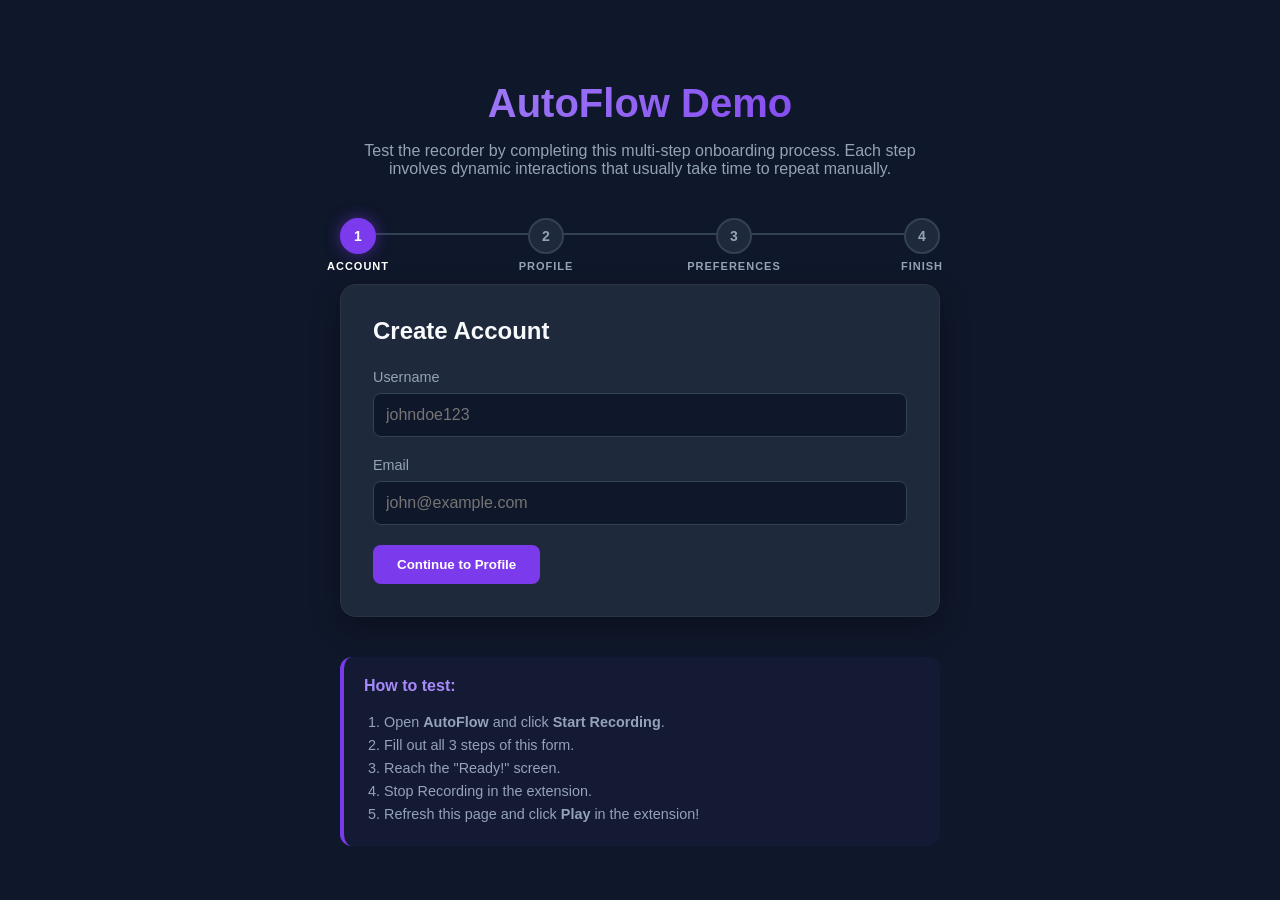
<file: demo-site/index.html>
<!DOCTYPE html>
<html lang="en">
<head>
    <meta charset="UTF-8">
    <meta name="viewport" content="width=device-width, initial-scale=1.0">
    <title>AutoFlow Demo - Multi-Step Onboarding</title>
    <link rel="stylesheet" href="style.css">
</head>
<body>
    <div class="app-container">
        <header>
            <h1>AutoFlow Demo</h1>
            <p>Test the recorder by completing this multi-step onboarding process. Each step involves dynamic interactions that usually take time to repeat manually.</p>
        </header>

        <!-- Stepper Indicator -->
        <div class="stepper">
            <div class="step active" data-step="1">1<span>Account</span></div>
            <div class="step" data-step="2">2<span>Profile</span></div>
            <div class="step" data-step="3">3<span>Preferences</span></div>
            <div class="step" data-step="4">4<span>Finish</span></div>
        </div>

        <div class="card">
            <!-- Step 1: Account Info -->
            <div id="step-1" class="form-step active">
                <h2>Create Account</h2>
                <div class="input-group">
                    <label for="username">Username</label>
                    <input type="text" id="username" placeholder="johndoe123" data-testid="reg-username">
                </div>
                <div class="input-group">
                    <label for="email">Email</label>
                    <input type="email" id="email" placeholder="john@example.com" data-testid="reg-email">
                </div>
                <button class="next-btn" onclick="nextStep(2)">Continue to Profile</button>
            </div>

            <!-- Step 2: Profile Details -->
            <div id="step-2" class="form-step">
                <h2>Profile Details</h2>
                <div class="input-group">
                    <label for="fullname">Full Name</label>
                    <input type="text" id="fullname" placeholder="John Doe">
                </div>
                <div class="input-group">
                    <label for="avatar">Profile Picture</label>
                    <input type="file" id="avatar" accept="image/*">
                    <div id="file-name-preview" style="font-size: 0.8rem; margin-top: 5px; color: var(--primary-light);"></div>
                </div>
                <div class="input-group">
                    <label for="role">Primary Role</label>
                    <select id="role">
                        <option value="">Select a role...</option>
                        <option value="dev">Developer</option>
                        <option value="des">Designer</option>
                        <option value="pm">Product Manager</option>
                    </select>
                </div>
                <div class="actions">
                    <button class="back-btn" onclick="nextStep(1)">Back</button>
                    <button class="next-btn" onclick="nextStep(3)">Continue to Prefs</button>
                </div>
            </div>

            <!-- Step 3: Preferences -->
            <div id="step-3" class="form-step">
                <h2>Preferences</h2>
                <div class="input-group">
                    <label>Dashboard Theme</label>
                    <div class="radio-group">
                        <label><input type="radio" name="theme" value="light"> Light</label>
                        <label><input type="radio" name="theme" value="dark"> Dark</label>
                        <label><input type="radio" name="theme" value="glass"> Glassmorphism</label>
                    </div>
                </div>
                <div class="input-group checkbox-group">
                    <label><input type="checkbox" id="newsletter"> Subscribe to developer updates</label>
                </div>
                <div class="actions">
                    <button class="back-btn" onclick="nextStep(2)">Back</button>
                    <button class="next-btn" onclick="nextStep(4)">Complete Setup</button>
                </div>
            </div>

            <!-- Step 4: Success -->
            <div id="step-4" class="form-step success-view">
                <div class="success-icon">Ready! ✅</div>
                <h2>Setup Complete</h2>
                <p>You've successfully finished the demo. If you were recording this with **AutoFlow**, you can now play it back to see the steps automate!</p>
                <button class="reset-btn" onclick="location.reload()">Start Over</button>
            </div>
        </div>

        <div class="instructions">
            <h3>How to test:</h3>
            <ol>
                <li>Open <strong>AutoFlow</strong> and click <strong>Start Recording</strong>.</li>
                <li>Fill out all 3 steps of this form.</li>
                <li>Reach the "Ready!" screen.</li>
                <li>Stop Recording in the extension.</li>
                <li>Refresh this page and click <strong>Play</strong> in the extension!</li>
            </ol>
        </div>
    </div>

    <script src="script.js"></script>
</body>
</html>
</file>
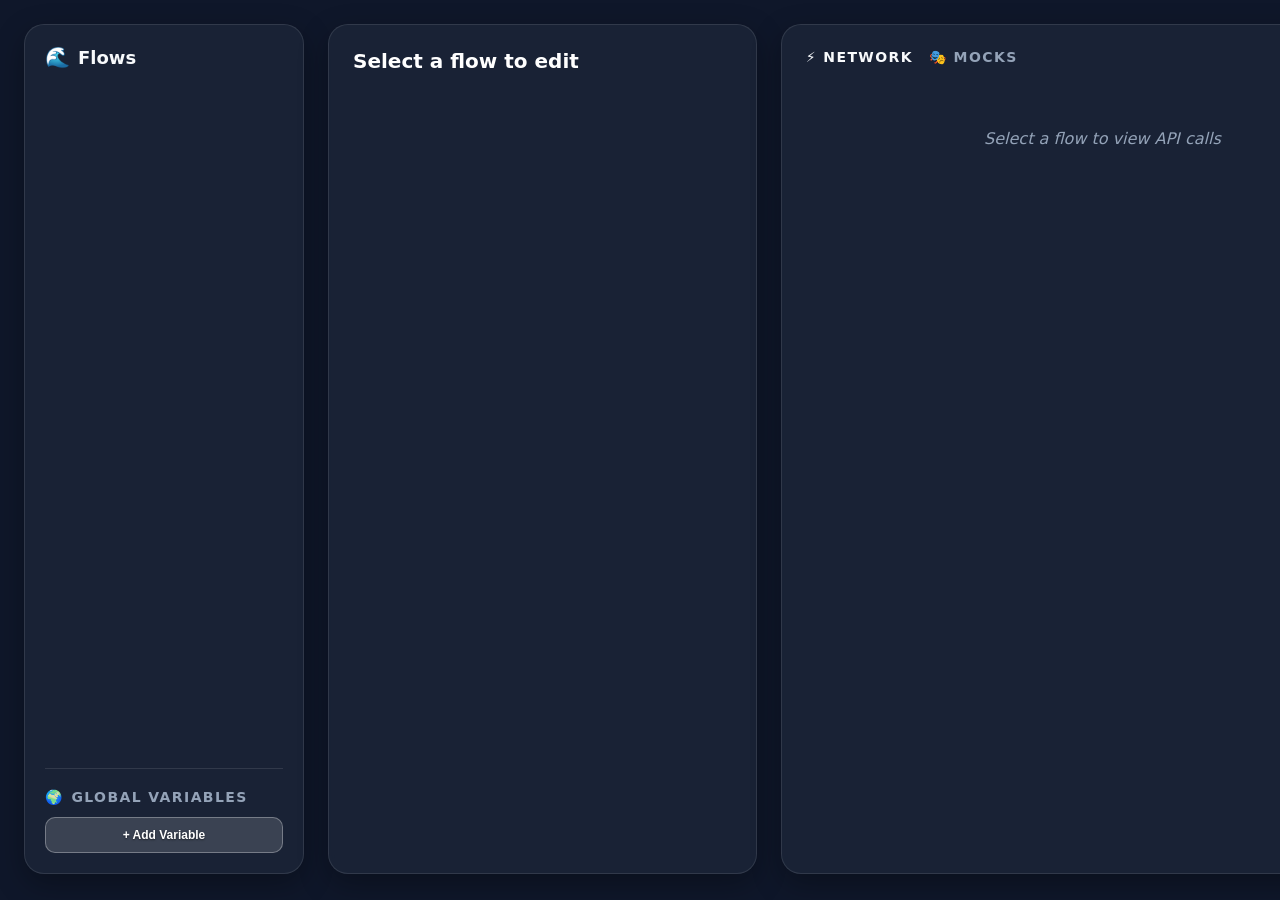
<file: popup/manager.html>
<!DOCTYPE html>
<html>

<head>
    <meta charset="UTF-8">
    <title>AutoFlow Dashboard</title>
    <link rel="stylesheet" href="popup.css">
    <style>
        :root {
            --primary: #6366f1;
            --primary-hover: #4f46e5;
            --bg: #0f172a;
            --sidebar-bg: rgba(30, 41, 59, 0.7);
            --card-bg: rgba(255, 255, 255, 0.03);
            --text-main: #f8fafc;
            --text-dim: #94a3b8;
            --success: #22c55e;
        }

        body {
            width: 1400px;
            height: 850px;
            margin: 0;
            padding: 24px;
            background: var(--bg);
            color: var(--text-main);
            font-family: 'Inter', system-ui, sans-serif;
            overflow: hidden;
        }

        .dashboard-container {
            display: grid;
            grid-template-columns: 280px 1fr 1.5fr;
            gap: 24px;
            height: 100%;
        }

        .sidebar {
            background: var(--sidebar-bg);
            backdrop-filter: blur(12px);
            border-radius: 20px;
            padding: 20px;
            border: 1px solid rgba(255, 255, 255, 0.1);
            display: flex;
            flex-direction: column;
            gap: 16px;
            box-shadow: 0 10px 30px rgba(0, 0, 0, 0.3);
            overflow: hidden;
        }

        .session-list {
            flex-grow: 1;
            overflow-y: auto;
            margin-right: -10px;
            padding-right: 10px;
        }

        .main-content {
            background: var(--sidebar-bg);
            backdrop-filter: blur(12px);
            border-radius: 20px;
            padding: 24px;
            border: 1px solid rgba(255, 255, 255, 0.1);
            overflow-y: auto;
            box-shadow: 0 10px 30px rgba(0, 0, 0, 0.3);
        }

        .network-pane {
            background: var(--sidebar-bg);
            backdrop-filter: blur(12px);
            border-radius: 20px;
            padding: 24px;
            border: 1px solid rgba(255, 255, 255, 0.1);
            display: flex;
            flex-direction: column;
            box-shadow: 0 10px 30px rgba(0, 0, 0, 0.3);
            overflow: hidden;
        }

        #network-log-list {
            flex-grow: 1;
            overflow-y: auto;
            margin-top: 12px;
        }

        .section-header {
            font-size: 14px;
            text-transform: uppercase;
            letter-spacing: 0.1em;
            color: var(--text-dim);
            margin-bottom: 12px;
            font-weight: 700;
            display: flex;
            align-items: center;
            gap: 8px;
        }

        /* Session List Sidebar */
        .session-item {
            padding: 12px 16px;
            border-radius: 12px;
            background: rgba(255, 255, 255, 0.03);
            border: 1px solid rgba(255, 255, 255, 0.05);
            margin-bottom: 10px;
            transition: all 0.2s;
        }

        .session-item:hover {
            background: rgba(99, 102, 241, 0.1);
            border-color: rgba(99, 102, 241, 0.4);
            transform: translateX(2px);
        }

        .session-name {
            font-size: 13px;
            font-weight: 600;
            color: #fff;
            display: block;
            margin-bottom: 4px;
            overflow: hidden;
            text-overflow: ellipsis;
            white-space: nowrap;
        }

        .session-meta {
            font-size: 11px;
            color: var(--text-dim);
        }

        /* Premium Buttons */
        .main-btn {
            background: var(--primary);
            color: white;
            border: none;
            padding: 10px 24px;
            border-radius: 12px;
            font-weight: 600;
            cursor: pointer;
            transition: all 0.3s;
            box-shadow: 0 4px 12px rgba(99, 102, 241, 0.3);
        }

        .main-btn:hover {
            background: var(--primary-hover);
            transform: translateY(-1px);
            box-shadow: 0 6px 16px rgba(99, 102, 241, 0.4);
        }

        .secondary-btn {
            background: rgba(255, 255, 255, 0.15);
            color: #fff;
            border: 1px solid rgba(255, 255, 255, 0.3);
            padding: 10px 16px;
            border-radius: 10px;
            font-weight: 600;
            cursor: pointer;
            transition: all 0.2s;
            text-shadow: 0 1px 2px rgba(0, 0, 0, 0.5);
        }

        .secondary-btn:hover {
            background: var(--primary);
            border-color: var(--primary);
            transform: translateY(-1px);
        }

        /* Mocking Styles */
        .mock-item {
            background: var(--card-bg);
            border: 1px solid rgba(255, 255, 255, 0.05);
            border-radius: 12px;
            padding: 12px;
            margin-bottom: 12px;
        }

        .mock-badge {
            font-size: 9px;
            padding: 2px 6px;
            border-radius: 4px;
            background: #818cf8;
            color: white;
            text-transform: uppercase;
            font-weight: 700;
        }
        .step-item {
            background: var(--card-bg);
            border-radius: 12px;
            padding: 12px;
            margin-bottom: 12px;
            border: 1px solid rgba(255, 255, 255, 0.05);
            display: flex;
            align-items: start;
            gap: 12px;
            transition: background 0.2s;
        }

        .step-item:hover {
            background: rgba(255, 255, 255, 0.06);
        }

        .step-index {
            background: var(--primary);
            color: white;
            width: 24px;
            height: 24px;
            border-radius: 6px;
            display: flex;
            align-items: center;
            justify-content: center;
            font-size: 12px;
            font-weight: 700;
            flex-shrink: 0;
        }

        .step-details {
            flex-grow: 1;
        }

        .step-type {
            font-weight: 800;
            text-transform: uppercase;
            font-size: 11px;
            color: #818cf8;
            letter-spacing: 0.05em;
        }

        .step-selector {
            font-size: 11px;
            color: var(--text-dim);
            display: block;
            margin-top: 4px;
            font-family: 'JetBrains Mono', monospace;
            background: rgba(0, 0, 0, 0.2);
            padding: 4px 8px;
            border-radius: 6px;
            word-break: break-all;
            white-space: normal;
            line-height: 1.4;
        }

        .step-input {
            background: rgba(15, 23, 42, 0.9);
            border: 1px solid rgba(255, 255, 255, 0.1);
            color: #fff;
            border-radius: 8px;
            padding: 8px 12px;
            width: 100%;
            margin-top: 8px;
            font-size: 13px;
            outline: none;
        }

        .var-section {
            margin-top: auto;
            padding-top: 20px;
            border-top: 1px solid rgba(255, 255, 255, 0.1);
        }

        .var-item {
            display: flex;
            gap: 10px;
            margin-bottom: 10px;
            align-items: center;
        }

        .var-input {
            background: rgba(15, 23, 42, 0.9);
            border: 1px solid rgba(255, 255, 255, 0.1);
            color: #fff;
            border-radius: 6px;
            padding: 6px 10px;
            font-size: 12px;
            flex-grow: 1;
        }

        .api-call-item {
            margin-bottom: 8px;
            border-radius: 10px;
            background: rgba(0, 0, 0, 0.2);
            overflow: hidden;
            border: 1px solid rgba(255, 255, 255, 0.05);
        }

        .api-call-header {
            display: flex;
            align-items: flex-start;
            gap: 8px;
            font-size: 12px;
            padding: 10px 14px;
            color: #e2e8f0;
            cursor: pointer;
        }

        .api-call-header:hover {
            background: rgba(255, 255, 255, 0.03);
        }

        .api-method {
            font-weight: bold;
            padding: 2px 6px;
            border-radius: 4px;
            background: rgba(16, 185, 129, 0.2);
            color: #10b981;
            min-width: 50px;
            text-align: center;
            font-size: 10px;
            flex-shrink: 0;
        }

        .api-status {
            font-weight: bold;
            color: #fbbf24;
            margin-left: auto;
            width: 35px;
            text-align: right;
            flex-shrink: 0;
        }

        .api-url {
            color: var(--text-dim);
            flex-grow: 1;
            font-family: 'JetBrains Mono', monospace;
            word-break: break-all;
            white-space: normal;
            line-height: 1.4;
        }

        .api-details {
            display: none;
            padding: 14px;
            background: rgba(0, 0, 0, 0.3);
            border-top: 1px solid rgba(255, 255, 255, 0.05);
            font-size: 12px;
        }

        .api-details.expand {
            display: block;
        }

        .payload-box {
            margin-bottom: 16px;
        }

        .payload-title {
            font-size: 11px;
            color: #818cf8;
            text-transform: uppercase;
            margin-bottom: 8px;
            font-weight: 700;
            display: flex;
            justify-content: space-between;
            align-items: center;
        }

        .payload-content {
            background: #000;
            color: #10b981;
            padding: 12px;
            border-radius: 8px;
            overflow-x: auto;
            font-family: 'JetBrains Mono', monospace;
            max-height: 300px;
            white-space: pre-wrap;
            word-break: break-all;
            font-size: 11px;
            line-height: 1.5;
            border: 1px solid rgba(16, 185, 129, 0.2);
            position: relative;
        }

        .copy-btn {
            background: rgba(99, 102, 241, 0.1);
            color: #818cf8;
            border: 1px solid rgba(99, 102, 241, 0.3);
            padding: 2px 8px;
            border-radius: 4px;
            font-size: 9px;
            cursor: pointer;
            transition: all 0.2s;
            text-transform: none;
            font-weight: 500;
        }

        .copy-btn:hover {
            background: var(--primary);
            color: white;
        }

        .copy-btn.copied {
            background: var(--success);
            color: white;
            border-color: var(--success);
        }

        .save-banner {
            position: fixed;
            bottom: 32px;
            right: 32px;
            background: var(--success);
            color: white;
            padding: 14px 28px;
            border-radius: 12px;
            font-weight: 600;
            box-shadow: 0 10px 25px rgba(34, 197, 94, 0.4);
            z-index: 1000;
            opacity: 0;
            transform: translateY(20px);
            transition: all 0.4s;
            pointer-events: none;
        }

        .save-banner.show {
            opacity: 1;
            transform: translateY(0);
        }

        /* Custom Scrollbar */
        ::-webkit-scrollbar {
            width: 6px;
        }

        ::-webkit-scrollbar-track {
            background: transparent;
        }

        ::-webkit-scrollbar-thumb {
            background: rgba(255, 255, 255, 0.1);
            border-radius: 10px;
        }
    </style>
</head>

<body>
    <div class="dashboard-container">
        <!-- Pane 1: Flows & Vars -->
        <div class="sidebar">
            <h2 style="font-size: 18px; margin: 0; display: flex; align-items: center; gap: 8px;">
                <span style="font-size: 20px;">🌊</span> Flows
            </h2>
            <div id="side-session-list" class="session-list"></div>

            <div class="var-section">
                <div class="section-header"><span>🌍</span> Global Variables</div>
                <div id="variable-list"></div>
                <button id="add-var" class="secondary-btn" style="width: 100%; margin-top: 8px; font-size: 12px;">+ Add
                    Variable</button>
            </div>
        </div>

        <!-- Pane 2: Action Editor -->
        <div class="main-content">
            <div id="editor-header"
                style="display: flex; justify-content: space-between; align-items: start; margin-bottom: 24px;">
                <div>
                    <h1 id="editing-session-name" style="margin: 0; font-size: 20px; color: #fff;">Select a flow to edit
                    </h1>
                    <div id="session-stats" style="font-size: 12px; color: var(--text-dim); margin-top: 4px;"></div>
                </div>
                <button id="save-flow" class="main-btn" style="display: none;">Save Changes</button>
            </div>
            <div id="step-editor-list"></div>
        </div>

        <!-- Pane 3: Network & Mocks -->
        <div class="network-pane">
            <div class="section-header" style="justify-content: space-between; gap: 0;">
                <div style="display: flex; gap: 16px;">
                    <span id="tab-network" class="active-tab" style="cursor: pointer; color: var(--text-main);">⚡ Network</span>
                    <span id="tab-mocks" style="cursor: pointer; color: var(--text-dim);">🎭 Mocks</span>
                </div>
                <div id="network-stats" style="font-weight: normal; font-size: 11px;"></div>
            </div>

            <!-- Network List View -->
            <div id="network-log-view" style="display: flex; flex-direction: column; flex-grow: 1; overflow: hidden;">
                <div id="network-log-list" style="flex-grow: 1; overflow-y: auto; margin-top: 12px;">
                    <div style="color: var(--text-dim); font-style: italic; text-align: center; margin-top: 40px;">Select a flow to view API calls</div>
                </div>
            </div>

            <!-- Mocks Management View -->
            <div id="mock-manager-view" style="display: none; flex-direction: column; flex-grow: 1; overflow: hidden; margin-top: 12px;">
                <div style="display: flex; justify-content: space-between; align-items: center; margin-bottom: 12px;">
                    <span style="font-size: 12px; color: var(--text-dim);">Background request interception</span>
                    <label class="switch-container" style="display: flex; align-items: center; gap: 8px; font-size: 11px; cursor: pointer;">
                        <input type="checkbox" id="enable-mocking"> ENABLED
                    </label>
                </div>
                <div id="mock-list" style="flex-grow: 1; overflow-y: auto;"></div>
                <button id="add-mock" class="secondary-btn" style="width: 100%; margin-top: 12px;">+ Create Mock Rule</button>
            </div>
        </div>
    </div>

    <div id="save-banner" class="save-banner">Changes saved successfully!</div>

    <script src="manager.js"></script>
</body>

</html>
</file>
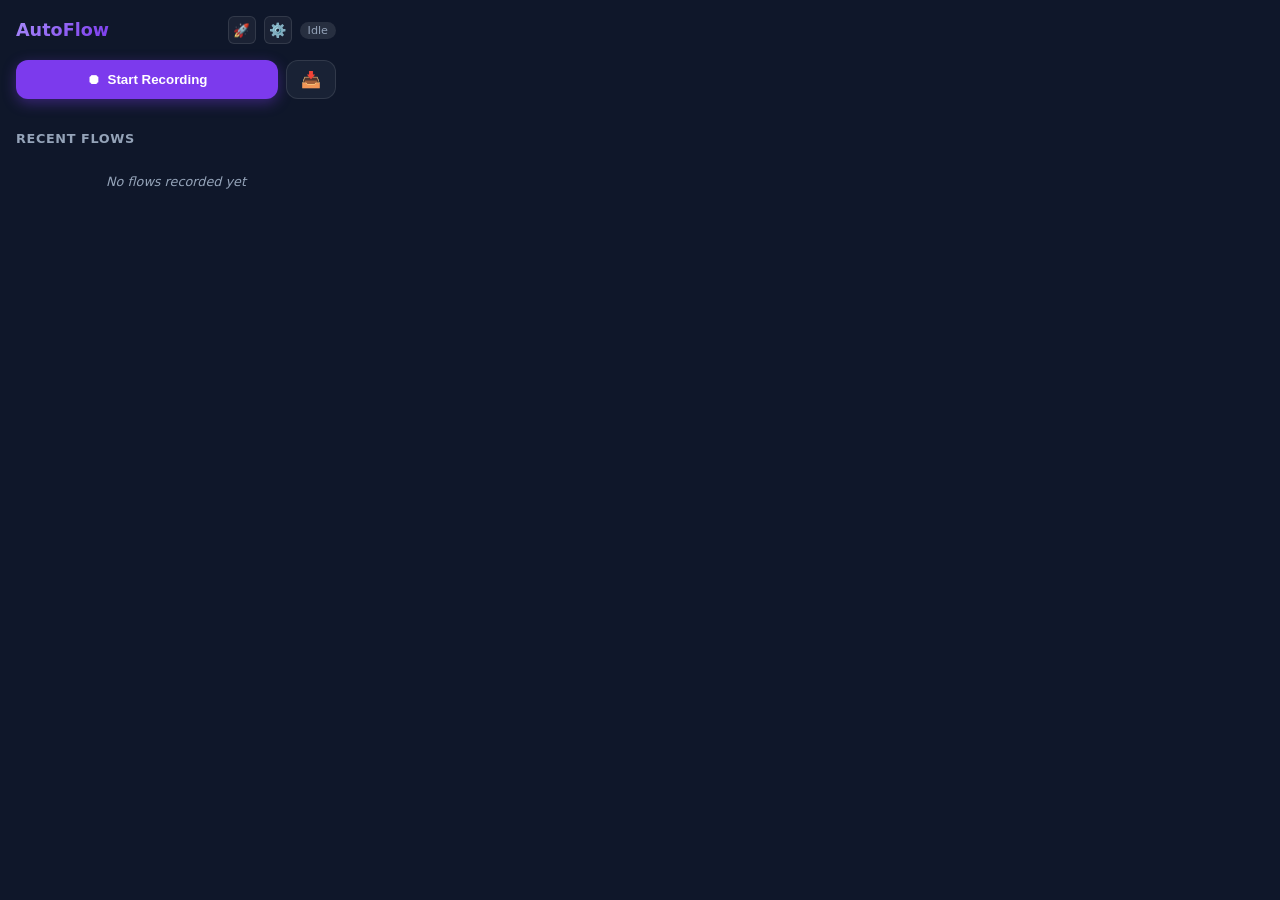
<file: popup/popup.html>
<!DOCTYPE html>
<html>
<head>
  <meta charset="UTF-8">
  <link rel="stylesheet" href="popup.css">
</head>
<body>
  <div class="container">
    <div class="header">
      <div class="brand">AutoFlow</div>
      <div style="display: flex; align-items: center; gap: 8px;">
        <button id="open-tester" class="small-btn" title="API Tester">
           🚀
        </button>
        <button id="open-dashboard" class="small-btn" title="Open Dashboard" style="padding: 4px 8px; font-size: 14px;">
           ⚙️
        </button>
        <div id="status" class="status-badge">Idle</div>
      </div>
    </div>

    <div class="actions-row">
      <button id="record-toggle" class="main-btn btn-record" title="Start/Stop Recording">
        <span class="icon">⏺</span>
        <span id="record-text">Start Recording</span>
      </button>
      <label for="import-input" class="secondary-btn" title="Import Session JSON">
        <span>📥</span>
        <input type="file" id="import-input" accept=".json" style="display:none">
      </label>
    </div>

    <div class="divider"></div>

    <div class="history-section">
      <div class="section-title">Recent Flows</div>
      <div id="session-list" class="session-list">
        <!-- Sessions will be injected here -->
        <div id="empty-state">No flows recorded yet</div>
      </div>
    </div>
  </div>
  <script src="popup.js"></script>
</body>
</html>
</file>
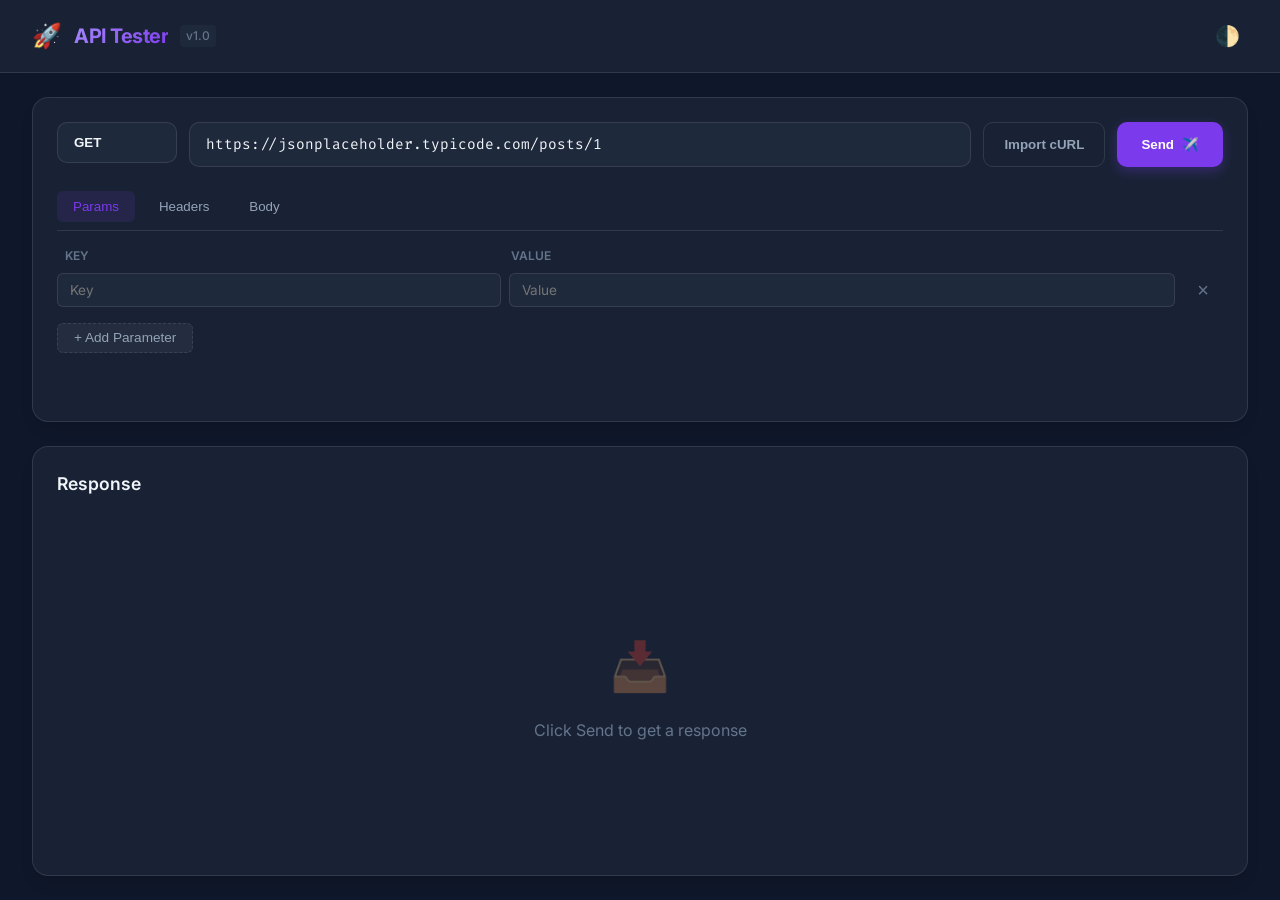
<file: tester/tester.html>
<!DOCTYPE html>
<html lang="en">
<head>
    <meta charset="UTF-8">
    <meta name="viewport" content="width=device-width, initial-scale=1.0">
    <title>AutoFlow API Tester</title>
    <link rel="stylesheet" href="tester.css">
    <link href="https://fonts.googleapis.com/css2?family=Inter:wght@400;500;600;700&family=Fira+Code:wght@400;500&display=swap" rel="stylesheet">
</head>
<body>
    <div class="app-container">
        <header class="app-header">
            <div class="brand-group">
                <span class="logo">🚀</span>
                <h1>API Tester</h1>
                <span class="version">v1.0</span>
            </div>
            <div class="header-actions">
                <button id="theme-toggle" class="icon-btn" title="Toggle Theme">🌓</button>
            </div>
        </header>

        <main class="main-content">
            <!-- Request Section -->
            <section class="request-panel card">
                <div class="url-bar">
                    <div class="select-wrapper">
                        <select id="method-select" class="method-picker">
                            <option value="GET">GET</option>
                            <option value="POST">POST</option>
                            <option value="PUT">PUT</option>
                            <option value="PATCH">PATCH</option>
                            <option value="DELETE">DELETE</option>
                        </select>
                    </div>
                    <input type="text" id="url-input" placeholder="Enter request URL (e.g., https://api.example.com/data)" value="https://jsonplaceholder.typicode.com/posts/1">
                    <button id="import-curl-btn" class="secondary-btn-outline" title="Import from cURL">
                        <span>Import cURL</span>
                    </button>
                    <button id="send-btn" class="primary-btn">
                        <span class="btn-text">Send</span>
                        <span class="btn-icon">✈️</span>
                    </button>
                </div>

                <div class="tabs-container">
                    <div class="tabs-header">
                        <button class="tab-btn active" data-tab="params">Params</button>
                        <button class="tab-btn" data-tab="headers">Headers</button>
                        <button class="tab-btn" data-tab="body">Body</button>
                    </div>
                    
                    <div class="tab-content">
                        <!-- Params Tab -->
                        <div id="tab-params" class="tab-pane active">
                            <div class="kv-editor" id="params-editor">
                                <div class="kv-header">
                                    <span>Key</span>
                                    <span>Value</span>
                                    <span></span>
                                </div>
                                <div class="kv-rows" id="params-rows">
                                    <!-- Rows added dynamically -->
                                </div>
                                <button class="add-row-btn" data-type="params">+ Add Parameter</button>
                            </div>
                        </div>

                        <!-- Headers Tab -->
                        <div id="tab-headers" class="tab-pane">
                            <div class="kv-editor" id="headers-editor">
                                <div class="kv-header">
                                    <span>Key</span>
                                    <span>Value</span>
                                    <span></span>
                                </div>
                                <div class="kv-rows" id="headers-rows">
                                    <div class="kv-row">
                                        <input type="text" placeholder="Content-Type" class="kv-key" value="application/json" readonly>
                                        <input type="text" placeholder="Value" class="kv-value" value="application/json" readonly>
                                        <button class="remove-row-btn" disabled>×</button>
                                    </div>
                                </div>
                                <button class="add-row-btn" data-type="headers">+ Add Header</button>
                            </div>
                        </div>

                        <!-- Body Tab -->
                        <div id="tab-body" class="tab-pane">
                            <div class="body-options">
                                <label><input type="radio" name="body-type" value="none" checked> None</label>
                                <label><input type="radio" name="body-type" value="json"> JSON</label>
                                <label><input type="radio" name="body-type" value="raw"> Raw</label>
                            </div>
                            <div class="editor-container">
                                <textarea id="body-editor" placeholder='{ "key": "value" }' spellcheck="false"></textarea>
                            </div>
                        </div>
                    </div>
                </div>
            </section>

            <!-- Response Section -->
            <section class="response-panel card">
                <div class="panel-header">
                    <h2>Response</h2>
                    <div id="response-meta" class="response-meta hidden">
                        <span class="status-badge" id="res-status">200 OK</span>
                        <span class="meta-item"><span class="label">Time:</span> <span id="res-time">45ms</span></span>
                        <span class="meta-item"><span class="label">Size:</span> <span id="res-size">1.2 KB</span></span>
                    </div>
                </div>

                <div id="response-placeholder" class="placeholder">
                    <div class="placeholder-content">
                        <span class="placeholder-icon">📥</span>
                        <p>Click Send to get a response</p>
                    </div>
                </div>

                <div id="response-content" class="tabs-container hidden">
                    <div class="tabs-header">
                        <button class="tab-btn active" data-tab="res-body">Body</button>
                        <button class="tab-btn" data-tab="res-headers">Headers</button>
                    </div>
                    
                    <div class="tab-content">
                        <div id="tab-res-body" class="tab-pane active">
                            <pre id="response-viewer" class="code-block language-json"></pre>
                        </div>
                        <div id="tab-res-headers" class="tab-pane">
                            <div id="res-headers-display" class="kv-display">
                                <!-- Headers injected here -->
                            </div>
                        </div>
                    </div>
                </div>

                <div id="loading-overlay" class="loading-overlay hidden">
                    <div class="spinner"></div>
                    <p>Sending Request...</p>
                </div>
            </section>
        </main>
    </div>

    <!-- cURL Import Modal -->
    <div id="curl-modal" class="modal-overlay hidden">
        <div class="modal-card">
            <div class="modal-header">
                <h3>Import from cURL</h3>
                <button id="close-modal" class="icon-btn">&times;</button>
            </div>
            <div class="modal-body">
                <p class="modal-desc">Paste your cURL command here (copied from Browser Network DevTools)</p>
                <textarea id="curl-paste-area" placeholder="curl 'https://api.example.com/...' -H '...' --data-raw '...'"></textarea>
            </div>
            <div class="modal-footer">
                <button id="cancel-import" class="tab-btn">Cancel</button>
                <button id="confirm-import" class="primary-btn">Import Request</button>
            </div>
        </div>
    </div>

    <script src="tester.js"></script>
</body>
</html>
</file>
<file: demo-site/style.css>
:root {
    --primary: #7c3aed;
    --primary-light: #a78bfa;
    --bg-dark: #0f172a;
    --card-bg: #1e293b;
    --text-white: #f8fafc;
    --text-muted: #94a3b8;
}

body {
    margin: 0;
    padding: 0;
    font-family: 'Inter', -apple-system, sans-serif;
    background-color: var(--bg-dark);
    color: var(--text-white);
    display: flex;
    justify-content: center;
    align-items: center;
    min-height: 100vh;
}

.app-container {
    width: 100%;
    max-width: 600px;
    padding: 20px;
}

header {
    text-align: center;
    margin-bottom: 40px;
}

header h1 {
    font-size: 2.5rem;
    margin-bottom: 10px;
    background: linear-gradient(135deg, #a78bfa, #7c3aed);
    -webkit-background-clip: text;
    background-clip: text;
    -webkit-text-fill-color: transparent;
}

header p {
    color: var(--text-muted);
    font-size: 1rem;
}

/* Stepper */
.stepper {
    display: flex;
    justify-content: space-between;
    margin-bottom: 30px;
    position: relative;
}

.stepper::before {
    content: '';
    position: absolute;
    top: 15px;
    left: 0;
    right: 0;
    height: 2px;
    background: #334155;
    z-index: 1;
}

.step {
    width: 32px;
    height: 32px;
    border-radius: 50%;
    background: #1e293b;
    border: 2px solid #334155;
    display: flex;
    align-items: center;
    justify-content: center;
    font-weight: bold;
    font-size: 14px;
    position: relative;
    z-index: 2;
    color: var(--text-muted);
}

.step.active {
    background: var(--primary);
    border-color: var(--primary);
    color: white;
    box-shadow: 0 0 15px rgba(124, 58, 237, 0.5);
}

.step span {
    position: absolute;
    top: 40px;
    font-size: 11px;
    white-space: nowrap;
    text-transform: uppercase;
    letter-spacing: 1px;
}

/* Card & Form */
.card {
    background-color: var(--card-bg);
    border-radius: 16px;
    padding: 32px;
    box-shadow: 0 10px 30px rgba(0,0,0,0.3);
    border: 1px solid rgba(255, 255, 255, 0.05);
}

.form-step {
    display: none;
}

.form-step.active {
    display: block;
    animation: fadeIn 0.4s ease;
}

@keyframes fadeIn {
    from { opacity: 0; transform: translateY(10px); }
    to { opacity: 1; transform: translateY(0); }
}

h2 {
    margin-top: 0;
    font-size: 1.5rem;
    margin-bottom: 24px;
}

.input-group {
    margin-bottom: 20px;
}

label {
    display: block;
    margin-bottom: 8px;
    font-size: 0.9rem;
    color: var(--text-muted);
}

input[type="text"],
input[type="email"],
select {
    width: 100%;
    padding: 12px;
    background: #0f172a;
    border: 1px solid #334155;
    border-radius: 8px;
    color: white;
    font-size: 1rem;
    box-sizing: border-box;
}

input:focus, select:focus {
    outline: none;
    border-color: var(--primary);
    box-shadow: 0 0 0 2px rgba(124, 58, 237, 0.2);
}

.radio-group, .checkbox-group {
    display: flex;
    flex-direction: column;
    gap: 12px;
}

.radio-group label {
    display: flex;
    align-items: center;
    gap: 8px;
    color: var(--text-white);
    cursor: pointer;
}

/* Buttons */
.next-btn, .back-btn, .reset-btn {
    padding: 12px 24px;
    border-radius: 8px;
    font-weight: 600;
    cursor: pointer;
    transition: all 0.2s;
    border: none;
}

.next-btn {
    background: var(--primary);
    color: white;
}

.next-btn:hover {
    background: var(--primary-light);
    transform: translateY(-1px);
}

.back-btn {
    background: transparent;
    color: var(--text-muted);
    border: 1px solid #334155;
}

.back-btn:hover {
    color: white;
    border-color: white;
}

.actions {
    display: flex;
    justify-content: space-between;
    margin-top: 32px;
}

.success-view {
    text-align: center;
}

.success-icon {
    font-size: 4rem;
    margin-bottom: 20px;
}

.instructions {
    margin-top: 40px;
    padding: 20px;
    background: rgba(124, 58, 237, 0.05);
    border-radius: 12px;
    border-left: 4px solid var(--primary);
}

.instructions h3 {
    margin-top: 0;
    font-size: 1rem;
    color: var(--primary-light);
}

.instructions ol {
    padding-left: 20px;
    margin-bottom: 0;
    color: var(--text-muted);
    font-size: 0.9rem;
    line-height: 1.6;
}
</file>
<file: popup/popup.css>
:root {
  --primary: #7c3aed;
  --primary-hover: #6d28d9;
  --bg: #0f172a;
  --card-bg: rgba(30, 41, 59, 0.7);
  --text: #f8fafc;
  --text-dim: #94a3b8;
  --danger: #ef4444;
  --success: #22c55e;
}

body {
  width: 320px;
  margin: 0;
  padding: 16px;
  background-color: var(--bg);
  color: var(--text);
  font-family: 'Inter', system-ui, -apple-system, sans-serif;
  overflow-x: hidden;
}

.container {
  display: flex;
  flex-direction: column;
  gap: 16px;
}

.header {
  display: flex;
  justify-content: space-between;
  align-items: center;
}

.brand {
  font-weight: 700;
  font-size: 1.1rem;
  background: linear-gradient(135deg, #a78bfa, #7c3aed);
  -webkit-background-clip: text;
  background-clip: text;
  -webkit-text-fill-color: transparent;
}

.status-badge {
  font-size: 0.7rem;
  padding: 2px 8px;
  border-radius: 12px;
  background: rgba(255, 255, 255, 0.1);
  color: var(--text-dim);
}

.status-badge.recording {
  background: rgba(239, 68, 68, 0.2);
  color: var(--danger);
  animation: pulse 2s infinite;
}

@keyframes pulse {
  0% { opacity: 1; }
  50% { opacity: 0.6; }
  100% { opacity: 1; }
}

.actions-row {
  display: flex;
  gap: 8px;
}

.secondary-btn {
  background: var(--card-bg);
  border: 1px solid rgba(255, 255, 255, 0.1);
  border-radius: 12px;
  width: 48px;
  display: flex;
  align-items: center;
  justify-content: center;
  cursor: pointer;
  transition: all 0.2s;
}

.secondary-btn:hover {
  background: rgba(255, 255, 255, 0.1);
  border-color: var(--primary);
}

.main-btn {
  flex: 1;
  padding: 12px;
  border: none;
  border-radius: 12px;
  font-weight: 600;
  cursor: pointer;
  transition: all 0.2s;
  display: flex;
  align-items: center;
  justify-content: center;
  gap: 8px;
}

.btn-record {
  background: var(--primary);
  color: white;
  box-shadow: 0 4px 14px 0 rgba(124, 58, 237, 0.39);
}

.btn-record:hover {
  background: var(--primary-hover);
  transform: translateY(-1px);
}

.btn-stop {
  background: var(--danger);
  color: white;
}

.section-title {
  font-size: 0.8rem;
  font-weight: 600;
  color: var(--text-dim);
  text-transform: uppercase;
  letter-spacing: 0.05em;
  margin-bottom: 8px;
}

.session-list {
  display: flex;
  flex-direction: column;
  gap: 8px;
  max-height: 200px;
  overflow-y: auto;
}

/* Glassmorphism scrollbar */
.session-list::-webkit-scrollbar {
  width: 4px;
}
.session-list::-webkit-scrollbar-thumb {
  background: rgba(255, 255, 255, 0.1);
  border-radius: 10px;
}

.session-item {
  background: var(--card-bg);
  backdrop-filter: blur(8px);
  border: 1px solid rgba(255, 255, 255, 0.05);
  padding: 10px;
  border-radius: 10px;
  display: flex;
  justify-content: space-between;
  align-items: center;
  transition: border-color 0.2s;
}

.session-item:hover {
  border-color: rgba(124, 58, 237, 0.4);
}

.session-info {
  display: flex;
  flex-direction: column;
}

.session-name {
  font-size: 0.85rem;
  font-weight: 500;
}

.session-meta {
  font-size: 0.7rem;
  color: var(--text-dim);
}

.session-controls {
  display: flex;
  gap: 6px;
}

.small-btn {
  background: rgba(255, 255, 255, 0.05);
  border: 1px solid rgba(255, 255, 255, 0.1);
  color: var(--text-dim);
  border-radius: 6px;
  width: 28px;
  height: 28px;
  display: flex;
  align-items: center;
  justify-content: center;
  cursor: pointer;
  transition: all 0.2s;
}

.small-btn:hover {
  background: var(--primary);
  color: white;
  border-color: var(--primary);
}

.play-btn:hover {
  background: var(--success);
  border-color: var(--success);
}

.export-btn:hover {
  background: var(--primary);
}

#empty-state {
  text-align: center;
  padding: 20px;
  color: var(--text-dim);
  font-size: 0.8rem;
  font-style: italic;
}
</file>
<file: tester/tester.css>
:root {
    /* Colors */
    --primary: #7c3aed;
    --primary-hover: #6d28d9;
    --bg-main: #0f172a;
    --bg-card: rgba(30, 41, 59, 0.7);
    --bg-input: #1e293b;
    --border: rgba(255, 255, 255, 0.1);
    --text-main: #f1f5f9;
    --text-dim: #94a3b8;
    --text-muted: #64748b;
    
    --success: #10b981;
    --error: #ef4444;
    --warning: #f59e0b;
    --info: #3b82f6;

    /* HTTP Methods Colors */
    --get: #10b981;
    --post: #f59e0b;
    --put: #3b82f6;
    --patch: #8b5cf6;
    --delete: #ef4444;

    /* Shadows */
    --shadow-sm: 0 1px 2px 0 rgb(0 0 0 / 0.05);
    --shadow: 0 4px 6px -1px rgb(0 0 0 / 0.1), 0 2px 4px -2px rgb(0 0 0 / 0.1);
    --shadow-lg: 0 10px 15px -3px rgb(0 0 0 / 0.1), 0 4px 6px -4px rgb(0 0 0 / 0.1);

    /* Transitions */
    --transition: all 0.2s cubic-bezier(0.4, 0, 0.2, 1);
}

body.light-theme {
    --bg-main: #f8fafc;
    --bg-card: #ffffff;
    --bg-input: #f1f5f9;
    --border: #e2e8f0;
    --text-main: #1e293b;
    --text-dim: #475569;
    --text-muted: #94a3b8;
}

* {
    margin: 0;
    padding: 0;
    box-sizing: border-box;
}

body {
    font-family: 'Inter', system-ui, -apple-system, sans-serif;
    background-color: var(--bg-main);
    color: var(--text-main);
    line-height: 1.5;
    height: 100vh;
    overflow: hidden;
    transition: var(--transition);
}

.app-container {
    display: flex;
    flex-direction: column;
    height: 100%;
}

/* Header Styles */
.app-header {
    display: flex;
    justify-content: space-between;
    align-items: center;
    padding: 1rem 2rem;
    background: var(--bg-card);
    backdrop-filter: blur(12px);
    border-bottom: 1px solid var(--border);
    z-index: 10;
}

.brand-group {
    display: flex;
    align-items: center;
    gap: 0.75rem;
}

.logo {
    font-size: 1.5rem;
}

.brand-group h1 {
    font-size: 1.25rem;
    font-weight: 700;
    letter-spacing: -0.025em;
    background: linear-gradient(135deg, #a78bfa, #7c3aed);
    -webkit-background-clip: text;
    background-clip: text;
    -webkit-text-fill-color: transparent;
}

.version {
    font-size: 0.75rem;
    color: var(--text-muted);
    font-weight: 500;
    background: var(--bg-input);
    padding: 2px 6px;
    border-radius: 4px;
}

/* Main Layout */
.main-content {
    flex: 1;
    display: grid;
    grid-template-rows: auto 1fr;
    gap: 1.5rem;
    padding: 1.5rem 2rem;
    overflow-y: auto;
}

.card {
    background: var(--bg-card);
    backdrop-filter: blur(12px);
    border: 1px solid var(--border);
    border-radius: 16px;
    padding: 1.5rem;
    box-shadow: var(--shadow-lg);
}

/* URL Bar */
.url-bar {
    display: flex;
    gap: 0.75rem;
    margin-bottom: 1.5rem;
}

.select-wrapper {
    position: relative;
    width: 120px;
}

.method-picker {
    width: 100%;
    padding: 0.75rem 1rem;
    border-radius: 10px;
    background: var(--bg-input);
    border: 1px solid var(--border);
    color: var(--text-main);
    font-weight: 600;
    appearance: none;
    cursor: pointer;
    transition: var(--transition);
}

.method-picker:focus {
    outline: none;
    border-color: var(--primary);
    box-shadow: 0 0 0 3px rgba(124, 58, 237, 0.2);
}

#url-input {
    flex: 1;
    padding: 0.75rem 1rem;
    border-radius: 10px;
    background: var(--bg-input);
    border: 1px solid var(--border);
    color: var(--text-main);
    font-family: 'Fira Code', monospace;
    font-size: 0.9rem;
    transition: var(--transition);
}

#url-input:focus {
    outline: none;
    border-color: var(--primary);
    box-shadow: 0 0 0 3px rgba(124, 58, 237, 0.2);
}

.primary-btn {
    display: flex;
    align-items: center;
    gap: 0.5rem;
    padding: 0.75rem 1.5rem;
    border-radius: 10px;
    background: var(--primary);
    color: white;
    border: none;
    font-weight: 600;
    cursor: pointer;
    transition: var(--transition);
    box-shadow: 0 4px 12px rgba(124, 58, 237, 0.3);
}

.primary-btn:hover {
    background: var(--primary-hover);
    transform: translateY(-1px);
}

.primary-btn:active {
    transform: translateY(0);
}

/* Tabs */
.tabs-container {
    display: flex;
    flex-direction: column;
    gap: 1rem;
}

.tabs-header {
    display: flex;
    gap: 0.5rem;
    border-bottom: 1px solid var(--border);
    padding-bottom: 0.5rem;
}

.tab-btn {
    padding: 0.5rem 1rem;
    border-radius: 6px;
    background: transparent;
    border: none;
    color: var(--text-dim);
    font-weight: 500;
    cursor: pointer;
    transition: var(--transition);
}

.tab-btn:hover {
    color: var(--text-main);
    background: rgba(255, 255, 255, 0.05);
}

.tab-btn.active {
    color: var(--primary);
    background: rgba(124, 58, 237, 0.1);
}

.tab-pane {
    display: none;
    min-height: 150px;
}

.tab-pane.active {
    display: block;
}

/* KV Editor */
.kv-editor {
    display: flex;
    flex-direction: column;
    gap: 0.5rem;
}

.kv-header {
    display: grid;
    grid-template-columns: 1fr 1.5fr 40px;
    gap: 0.5rem;
    padding: 0 0.5rem;
    color: var(--text-muted);
    font-size: 0.75rem;
    font-weight: 600;
    text-transform: uppercase;
}

.kv-row {
    display: grid;
    grid-template-columns: 1fr 1.5fr 40px;
    gap: 0.5rem;
}

.kv-key, .kv-value {
    padding: 0.5rem 0.75rem;
    border-radius: 6px;
    background: var(--bg-input);
    border: 1px solid var(--border);
    color: var(--text-main);
    font-family: inherit;
    font-size: 0.85rem;
}

.remove-row-btn {
    border: none;
    background: transparent;
    color: var(--text-muted);
    font-size: 1.25rem;
    cursor: pointer;
    display: flex;
    align-items: center;
    justify-content: center;
}

.remove-row-btn:hover:not(:disabled) {
    color: var(--error);
}

.add-row-btn {
    align-self: flex-start;
    padding: 0.4rem 1rem;
    border-radius: 6px;
    background: rgba(255, 255, 255, 0.05);
    border: 1px dashed var(--border);
    color: var(--text-dim);
    font-size: 0.85rem;
    cursor: pointer;
    margin-top: 0.5rem;
}

.add-row-btn:hover {
    border-color: var(--primary);
    color: var(--primary);
}

/* Body Editor */
.body-options {
    display: flex;
    gap: 1rem;
    margin-bottom: 1rem;
    font-size: 0.85rem;
    color: var(--text-dim);
}

.editor-container {
    border: 1px solid var(--border);
    border-radius: 8px;
    overflow: hidden;
}

#body-editor {
    width: 100%;
    height: 150px;
    background: var(--bg-input);
    color: var(--text-main);
    border: none;
    padding: 1rem;
    font-family: 'Fira Code', monospace;
    font-size: 0.9rem;
    resize: vertical;
}

#body-editor:focus {
    outline: none;
}

/* Response Section */
.response-panel {
    display: flex;
    flex-direction: column;
    position: relative;
    min-height: 300px;
}

.panel-header {
    display: flex;
    justify-content: space-between;
    align-items: center;
    margin-bottom: 1.5rem;
}

.panel-header h2 {
    font-size: 1.1rem;
    font-weight: 600;
}

.response-meta {
    display: flex;
    gap: 1.5rem;
    align-items: center;
}

.status-badge {
    padding: 4px 10px;
    border-radius: 6px;
    font-size: 0.85rem;
    font-weight: 600;
    transition: var(--transition);
}

.status-badge.status-2xx { background: rgba(16, 185, 129, 0.1); color: var(--success); }
.status-badge.status-4xx { background: rgba(239, 68, 68, 0.1); color: var(--error); }
.status-badge.status-5xx { background: rgba(245, 158, 11, 0.1); color: var(--warning); }

.meta-item {
    font-size: 0.85rem;
}

.meta-item .label {
    color: var(--text-muted);
    margin-right: 4px;
}

.placeholder {
    flex: 1;
    display: flex;
    align-items: center;
    justify-content: center;
    color: var(--text-muted);
}

.placeholder-content {
    text-align: center;
}

.placeholder-icon {
    font-size: 3rem;
    display: block;
    margin-bottom: 1rem;
    opacity: 0.3;
}

.code-block {
    background: var(--bg-input);
    padding: 1.5rem;
    border-radius: 10px;
    font-family: 'Fira Code', monospace;
    font-size: 0.85rem;
    overflow: auto;
    max-height: 500px;
    white-space: pre-wrap;
    word-break: break-all;
}

.kv-display {
    display: grid;
    grid-template-columns: auto 1fr;
    gap: 0.5rem 1.5rem;
    background: var(--bg-input);
    padding: 1.5rem;
    border-radius: 10px;
    font-family: inherit;
    font-size: 0.85rem;
}

.res-header-key {
    color: var(--text-dim);
    font-weight: 600;
}

.res-header-value {
    color: var(--text-main);
}

/* Loading Overlay */
.loading-overlay {
    position: absolute;
    top: 0;
    left: 0;
    right: 0;
    bottom: 0;
    background: rgba(15, 23, 42, 0.8);
    display: flex;
    flex-direction: column;
    align-items: center;
    justify-content: center;
    gap: 1rem;
    border-radius: 16px;
    z-index: 5;
}

.spinner {
    width: 40px;
    height: 40px;
    border: 3px solid rgba(124, 58, 237, 0.1);
    border-top: 3px solid var(--primary);
    border-radius: 50%;
    animation: spin 1s linear infinite;
}

@keyframes spin {
    0% { transform: rotate(0deg); }
    100% { transform: rotate(360deg); }
}

.hidden {
    display: none !important;
}

/* Icon Button */
.icon-btn {
    background: transparent;
    border: none;
    font-size: 1.25rem;
    cursor: pointer;
    padding: 0.5rem;
    border-radius: 8px;
    transition: var(--transition);
}

.icon-btn:hover {
    background: rgba(255, 255, 255, 0.05);
}

/* Scrollbars */
::-webkit-scrollbar {
    width: 8px;
}

::-webkit-scrollbar-track {
    background: transparent;
}

::-webkit-scrollbar-thumb {
    background: rgba(255, 255, 255, 0.1);
    border-radius: 10px;
}

::-webkit-scrollbar-thumb:hover {
    background: rgba(255, 255, 255, 0.2);
}
/* cURL Import Styles */
.secondary-btn-outline {
    display: flex;
    align-items: center;
    gap: 0.5rem;
    padding: 0.75rem 1.25rem;
    border-radius: 10px;
    background: transparent;
    color: var(--text-dim);
    border: 1px solid var(--border);
    font-weight: 600;
    cursor: pointer;
    transition: var(--transition);
}

.secondary-btn-outline:hover {
    background: rgba(255, 255, 255, 0.05);
    border-color: var(--primary);
    color: var(--text-main);
}

/* Modal Overlay */
.modal-overlay {
    position: fixed;
    top: 0;
    left: 0;
    right: 0;
    bottom: 0;
    background: rgba(0, 0, 0, 0.6);
    backdrop-filter: blur(4px);
    display: flex;
    align-items: center;
    justify-content: center;
    z-index: 100;
}

.modal-card {
    background: var(--bg-card);
    border: 1px solid var(--border);
    border-radius: 20px;
    width: 90%;
    max-width: 600px;
    padding: 2rem;
    box-shadow: 0 25px 50px -12px rgba(0, 0, 0, 0.5);
    animation: modalPop 0.3s cubic-bezier(0.34, 1.56, 0.64, 1);
}

@keyframes modalPop {
    from { transform: scale(0.9); opacity: 0; }
    to { transform: scale(1); opacity: 1; }
}

.modal-header {
    display: flex;
    justify-content: space-between;
    align-items: center;
    margin-bottom: 1rem;
}

.modal-header h3 {
    font-size: 1.25rem;
    font-weight: 700;
}

.modal-desc {
    color: var(--text-dim);
    font-size: 0.9rem;
    margin-bottom: 1.5rem;
}

#curl-paste-area {
    width: 100%;
    height: 200px;
    background: var(--bg-input);
    border: 1px solid var(--border);
    border-radius: 12px;
    padding: 1rem;
    color: var(--text-main);
    font-family: 'Fira Code', monospace;
    font-size: 0.85rem;
    resize: none;
    margin-bottom: 1.5rem;
}

#curl-paste-area:focus {
    outline: none;
    border-color: var(--primary);
}

.modal-footer {
    display: flex;
    justify-content: flex-end;
    gap: 1rem;
}
</file>
